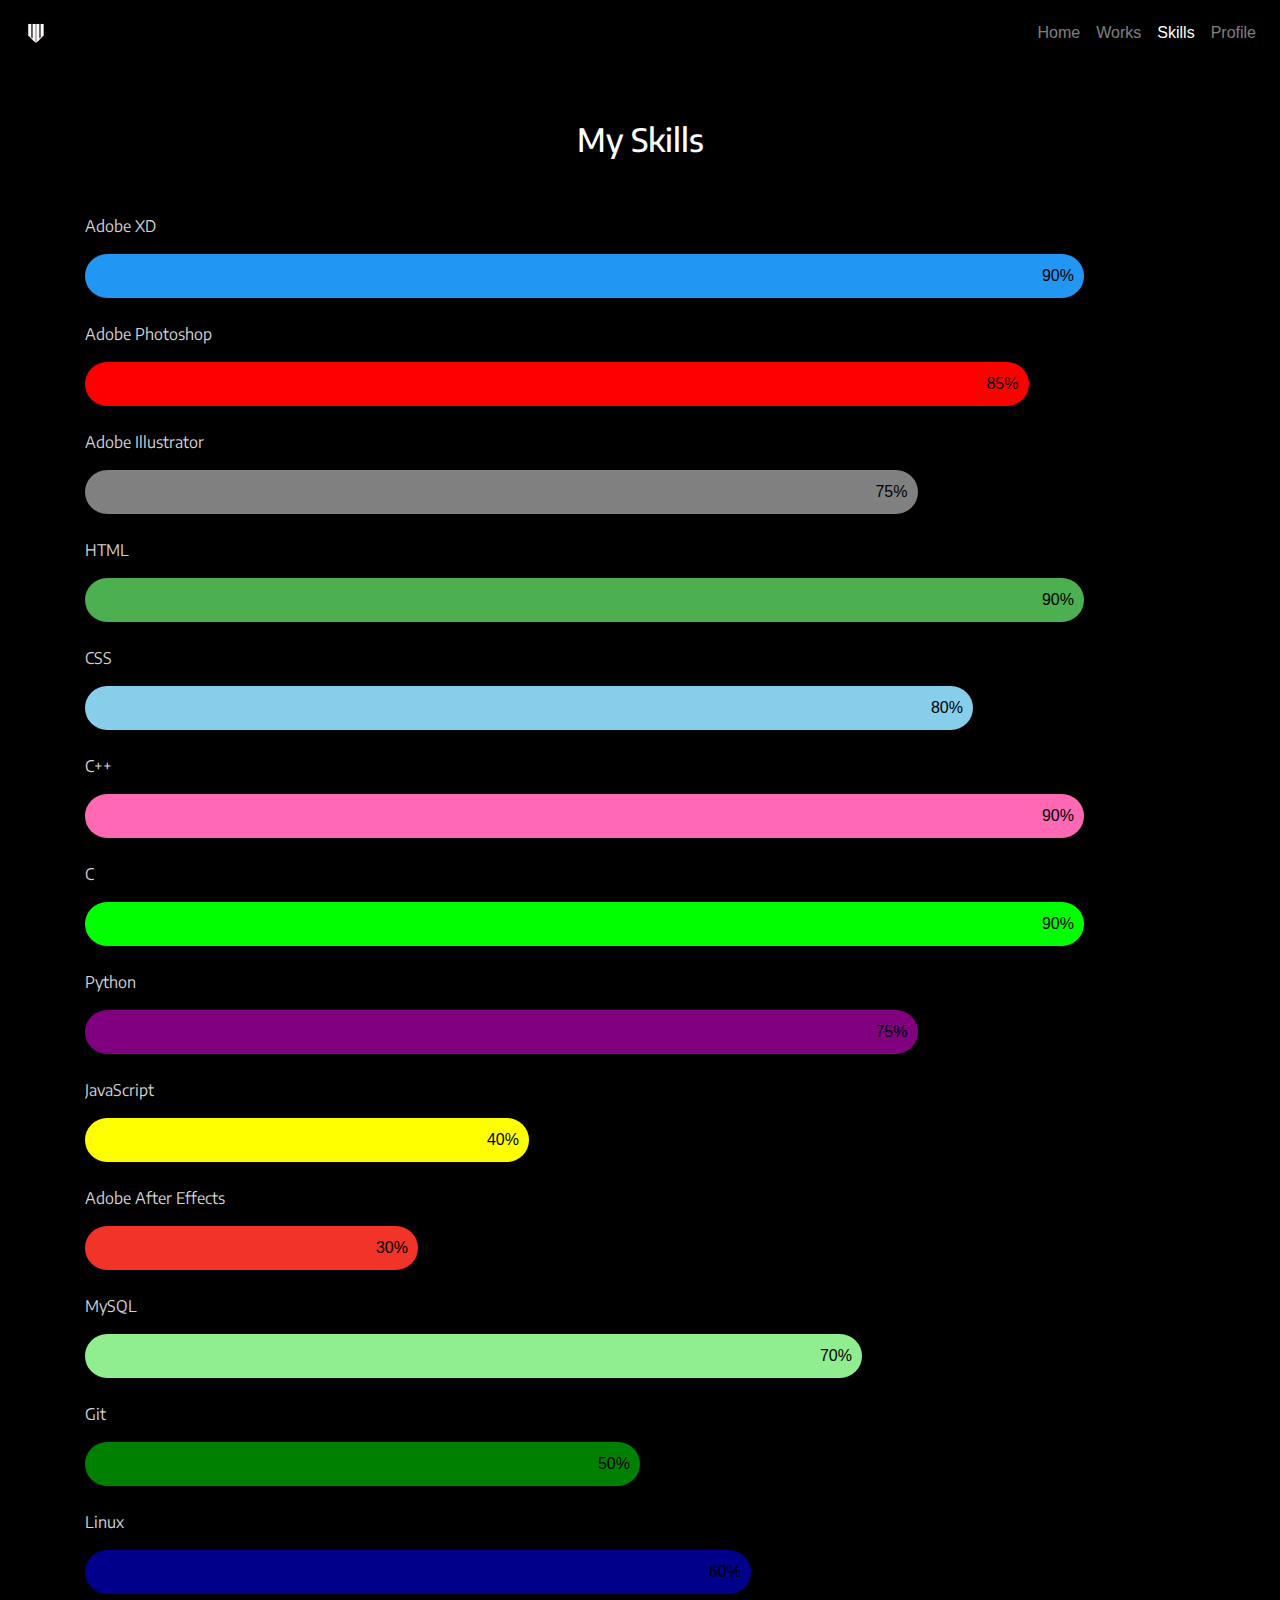
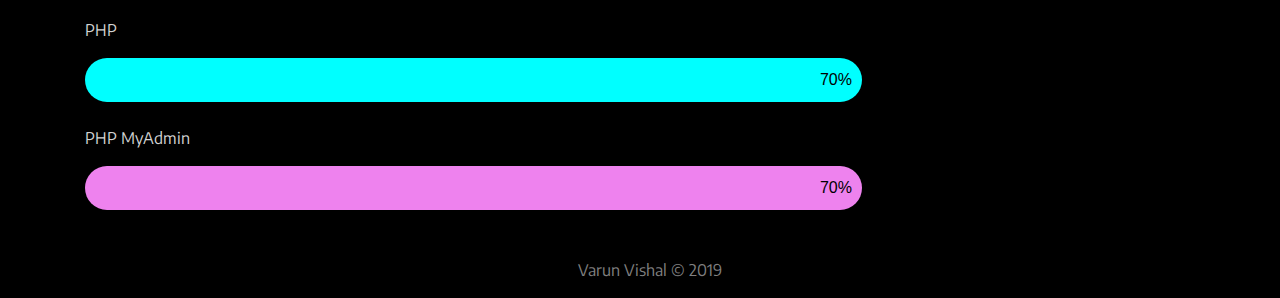
<file: skills.html>
<!DOCTYPE html>
<html>
<head>
	<title>Skills | Varun Vishal</title>
	<link rel="stylesheet" href="https://stackpath.bootstrapcdn.com/bootstrap/4.3.1/css/bootstrap.min.css" integrity="sha384-ggOyR0iXCbMQv3Xipma34MD+dH/1fQ784/j6cY/iJTQUOhcWr7x9JvoRxT2MZw1T" crossorigin="anonymous">
	<link href="https://fonts.googleapis.com/css?family=Encode+Sans&display=swap" rel="stylesheet">
	<link rel="stylesheet" type="text/css" href="css/main.css">
</head>
<body>

<nav class="navbar navbar-expand-lg navbar-dark bg-dark fixed-top">

  <button class="navbar-toggler" type="button" data-toggle="collapse" data-target="#navbarNavAltMarkup" aria-controls="navbarNavAltMarkup" aria-expanded="false" aria-label="Toggle navigation">
    <span class="navbar-toggler-icon"></span>
  </button>
  <div class="collapse navbar-collapse" id="navbarNavAltMarkup">
   	<a class="navbar-brand" href="#">
    <img src="img/vv.png" alt="Logo" style="width:40px;">
  </a>
    <div class="navbar-nav ml-auto">
      <a class="nav-item nav-link" href="index.html">Home</a>
      <a class="nav-item nav-link" href="works.html">Works</a>
      <a class="nav-item nav-link active" href="skills.html">Skills <span class="sr-only">(current)</span></a>
  	  <a class="nav-item nav-link" href="profile.html">Profile</a>
    </div>
  </div>
</nav>
<br><br><br>
<br><br>
<div class="container">
	<div class="myskills" align="center">
		<h3><font color="white">My Skills </font></h3><br><br>
	</div>
	<div class="skillslists">

	<p><font color="lightgrey">Adobe XD</font></p>
	<div class="container1">
	  <div class="skills xd">90%</div>
	</div>
	<br>
	<p><font color="lightgrey">Adobe Photoshop</font></p>
	<div class="container1">
	  <div class="skills photoshop">85%</div>
	</div>
	<br>
	<p><font color="lightgrey">Adobe Illustrator</font></p>
	<div class="container1">
	  <div class="skills illustrator">75%</div>
	</div>
	<br>


	<p><font color="lightgrey">HTML</font></p>
	<div class="container1">
	  <div class="skills html">90%</div>
	</div>
	<br>
	<p><font color="lightgrey">CSS</font></p>
	<div class="container1">
	  <div class="skills css">80%</div>
	</div>
	<br>

	<p><font color="lightgrey">C++</font></p>
	<div class="container1">
	  <div class="skills cplus">90%</div>
	</div>
	<br>
	<p><font color="lightgrey">C</font></p>
	<div class="container1">
	  <div class="skills c">90%</div>
	</div>

	<br>



	<p><font color="lightgrey">Python</font></p>
	<div class="container1">
	  <div class="skills python">75%</div>
	</div>
	<br>
	<p><font color="lightgrey">JavaScript</font></p>
	<div class="container1">
	  <div class="skills js">40%</div>
	</div>
	<br>
	<p><font color="lightgrey">Adobe After Effects</font></p>
	<div class="container1">
	  <div class="skills aftereffects">30%</div>
	</div>
	<br>

	<p><font color="lightgrey">MySQL</font></p>
	<div class="container1">
	  <div class="skills mysql">70%</div>
	</div>
	<br>
	<p><font color="lightgrey">Git</font></p>
	<div class="container1">
	  <div class="skills git">50%</div>
	</div>
	<br>
	<p><font color="lightgrey">Linux</font></p>
	<div class="container1">
	  <div class="skills linux">60%</div>
	</div>
	<br>
	<p><font color="lightgrey">PHP</font></p>
	<div class="container1">
	  <div class="skills php">70%  </div>
	</div>
	<br>
	<p><font color="lightgrey">PHP MyAdmin</font></p>
	<div class="container1">
	  <div class="skills phpmyadmin">70%  </div>
	</div>
		<br><br>
</div>



 <footer align="center">
    <p class="flow-text"><font color="grey">Varun Vishal &copy; 2019</font></p>
  </footer>

 <script src="https://code.jquery.com/jquery-3.3.1.slim.min.js" integrity="sha384-q8i/X+965DzO0rT7abK41JStQIAqVgRVzpbzo5smXKp4YfRvH+8abtTE1Pi6jizo" crossorigin="anonymous"></script>
 <script src="https://cdnjs.cloudflare.com/ajax/libs/popper.js/1.14.7/umd/popper.min.js" integrity="sha384-UO2eT0CpHqdSJQ6hJty5KVphtPhzWj9WO1clHTMGa3JDZwrnQq4sF86dIHNDz0W1" crossorigin="anonymous"></script>
 <script src="https://stackpath.bootstrapcdn.com/bootstrap/4.3.1/js/bootstrap.min.js" integrity="sha384-JjSmVgyd0p3pXB1rRibZUAYoIIy6OrQ6VrjIEaFf/nJGzIxFDsf4x0xIM+B07jRM" crossorigin="anonymous"></script>
</body>
</html>
</file>
<file: css/main.css>
body{
background-color: black;
}

.imgtag img{
    border-radius: 20%;
    align-self: right
    padding-left : 70px;
    justify-content: center;
    width: 335px;
  
}


.container h1  {
    color: white;
    font-size: 3rem;
   font-family: 'Encode Sans', sans-serif;
}



.container h2{
    position: relative;
    color: #f2f2f2;
    font-size: 3rem;
   font-family: 'Encode Sans', sans-serif;
    overflow: visible;
  

}

.container h3{
    position: relative;
color: grey;
font-size: 2rem;
font-family: "Encode Sans",sans-serif;



}

.container h4{
    position: relative;
color: grey;
font-size: 1.4rem;
font-family: "Encode Sans",sans-serif;



}


.container h5{
    position: relative;

color: lightgrey;
font-size: 1rem;
font-family: "Encode Sans",sans-serif;


}



.container h6{
    position: relative;

color: grey;
font-size: 0.8rem;
font-family: "Encode Sans",sans-serif;


}



.container p {
    color: lightgrey;
    font-size: 1rem;
   font-family: 'Encode Sans', sans-serif;
   
}

.navbar{
	background-color: black !important ;
	backface-visibility: 0.7;

}

.progress{
	background-color: black !important;
}

.hovermenu{
  position: relative;
}

.hover {
  position: relative;
  display: flex;
  align-items: center;
  justify-content: center;
  width: 350px;
  height: 80px;
  background-color: darkgrey;
  border-radius: 99px;
  box-shadow: 0 1px 3px rgba(0, 0, 0, 0.12), 0 1px 2px rgba(0, 0, 0, 0.24);
  transition: all 0.3s cubic-bezier(0.25, 0.8, 0.25, 1);
  overflow: hidden;
}
.hover:before, .hover:after {
  position: absolute;
  top: 0;
  display: flex;
  align-items: center;
  width: 50%;
  height: 100%;
  transition: 0.25s linear;
  z-index: 1;
}
.hover:before {
  content: '';
  left: 0;
  justify-content: flex-end;
  background-color:darkgrey;
}
.hover:after {
  content: '';
  right: 0;
  justify-content: flex-start;
  background-color: darkgrey;
}
.hover:hover {
  background-color: grey;
  box-shadow: 0 14px 28px rgba(0, 0, 0, 0.25), 0 10px 10px rgba(0, 0, 0, 0.22);
}
.hover:hover span {
  opacity: 0;
  z-index: -3;
}
.hover:hover:before {
  opacity: 0.5;
  transform: translateY(-100%);
}
.hover:hover:after {
  opacity: 0.5;
  transform: translateY(100%);
}
.hover span {
  position: absolute;
  top: 0;
  left: 0;
  display: flex;
  align-items: center;
  justify-content: center;
  width: 100%;
  height: 100%;
  color: black;
 font-family: 'Encode Sans', sans-serif;
  font-size: 20px;
  font-weight: 400;
  opacity: 1;
  transition: opacity 0.25s;
  z-index: 2;
}
.hover .social-link {
  position: relative;
  display: flex;
  align-items: center;
  justify-content: center;
  width: 25%;
  height: 100%;
  color: whitesmoke;
  font-size: 18px;
  text-decoration: none;
  transition: 0.25s;
}
.hover .social-link i {
  text-shadow: 1px 1px rgba(70, 98, 127, 0.7);
  transform: scale(1);
}
.hover .social-link:hover {
  background-color: rgba(245, 245, 245, 0.1);
}
.hover .social-link:hover i {
  animation: bounce 0.4s linear;

}

.hover2 {
  position: relative;
  display: flex;
  align-items: center;
  justify-content: center;
  width: 250px;
  height: 60px;
  background-color: darkgrey;
  border-radius: 99px;
  box-shadow: 0 1px 3px rgba(0, 0, 0, 0.12), 0 1px 2px rgba(0, 0, 0, 0.24);
  transition: all 0.3s cubic-bezier(0.25, 0.8, 0.25, 1);
  overflow: hidden;
}

.hover2:before, .hover2:after {
  position: absolute;
  top: 0;
  display: flex;
  align-items: center;
  width: 50%;
  height: 100%;
  transition: 0.25s linear;
  z-index: 1;
}
.hover2:before {
  content: '';
  left: 0;
  justify-content: flex-end;
  background-color:darkgrey;
}
.hover2:after {
  content: '';
  right: 0;
  justify-content: flex-start;
  background-color: darkgrey;
}
.hover2:hover {
  background-color: grey;
  box-shadow: 0 14px 28px rgba(0, 0, 0, 0.25), 0 10px 10px rgba(0, 0, 0, 0.22);
}
.hover2:hover span {
  opacity: 0;
  z-index: -3;
}
.hover2:hover:before {
  opacity: 0.5;
  transform: translateY(-100%);
}
.hover2:hover:after {
  opacity: 0.5;
  transform: translateY(100%);
}
.hover2 span {
  position: absolute;
  top: 0;
  left: 0;
  display: flex;
  align-items: center;
  justify-content: center;
  width: 100%;
  height: 100%;
  color: black;
 font-family: 'Encode Sans', sans-serif;
  font-size: 20px;
  font-weight: 400;
  opacity: 1;
  transition: opacity 0.25s;
  z-index: 2;
}
.hover2 .social-link {
  position: relative;
  display: flex;
  align-items: center;
  justify-content: center;
  width: 25%;
  height: 70%;
  color: whitesmoke;
  font-size: 20px;
  text-decoration: none;
  transition: 0.25s;
}
.hover2 .social-link i {
  text-shadow: 1px 1px rgba(70, 98, 127, 0.7);
  transform: scale(1);
}
.hover2 .social-link:hover {
 
}
.hover2 .social-link:hover i {
  animation: bounce 0.4s linear;

}

@keyframes bounce {
  40% {
    transform: scale(1.4);
  }
  60% {
    transform: scale(0.8);
  }
  80% {
    transform: scale(1.2);
  }
  100% {
    transform: scale(1);
  }
}


.skills {
  position: relative;
  text-align: right;
  padding: 10px;

  color: black; 
}

.html {width: 90%; background-color: #4CAF50;border-radius: 99px;} 
.css {width: 80%; background-color: skyblue;border-radius: 99px;} 
.js {width: 40%; background-color: yellow;border-radius: 99px;} 
.xd {width: 90%; background-color: #2196F3;border-radius: 99px;} 
.photoshop {width: 85%; background-color: red;border-radius: 99px;}
.illustrator {width: 75%; background-color: #808080;border-radius: 99px;}
.aftereffects {width: 30%; background-color:  #f13328;border-radius: 99px;}
.cplus {width: 90%; background-color: hotpink;border-radius: 99px;}
.c {width: 90%; background-color: lime;border-radius: 99px;}
.python {width: 75%; background-color: purple;border-radius: 99px;}
.mysql {width: 70%; background-color: lightgreen;border-radius: 99px;}
.git {width: 50%; background-color: green;border-radius: 99px;}
.linux {width: 60%; background-color: darkblue;border-radius: 99px;}
.phpmyadmin {width: 70%; background-color: violet;border-radius: 99px;}
.php {width: 70%; background-color: aqua;border-radius: 99px;}

.skillslist p{

    
color: lightgrey;
font-size: 1.2rem;
font-family: "Encode Sans",sans-serif;


}



.profile{
   
    padding-top:20px;

}

.inputs img{
    border-radius: 10%;
    align-self: center;
    justify-content: center;
    width: 200px;
}


h1  {
    color: white;
    font-size: 3rem;
   font-family: 'Encode Sans', sans-serif;}

h2{
    position: relative;
    color: #f2f2f2;
    font-size: 3rem;
   font-family: 'Encode Sans', sans-serif;
    overflow: visible;
  

}

.inputs h5{
color: white;
font-family: "Encode Sans",sans-serif;
font-weight: lighter;
opacity: 0.8;
font-size: 1rem;
}


h3{
    position: relative;
color: grey;
font-size: 2rem;
font-family: "Encode Sans",sans-serif;



}

h4{
    position: relative;
color: grey;
font-size: 1.4rem;
font-family: "Encode Sans",sans-serif;



}


h5{
    position: relative;

color: lightgrey;
font-size: 1rem;
font-family: "Encode Sans",sans-serif;


}


.skillslist p{

    
color: lightgrey;
font-size: 1.2rem;
font-family: "Encode Sans",sans-serif;


}




h6{
    position: relative;

color: grey;
font-size: 0.8rem;
font-family: "Encode Sans",sans-serif;


}



#more{
	display: none;
}

#more2{
	display: none;
}

.card{
	background-color: black;
}


footer p{
	font-size: 1rem;
	padding-left: 20px;
}



input[type=button], input[type=submit], input[type=reset]  {
  background-color: white;
  border: 2px white;
  color: black;
  padding: 12px 75px;
  text-align: center;
  text-decoration: none;
  display: inline-block;
  text-transform: uppercase;
  font-size: 10px;
 
  -webkit-border-radius: 35px 35px 35px 35px;
  border-radius: 35px 35px 35px 35px;
  margin: 5px 20px 40px 20px;
  -webkit-transition: all 0.3s ease-in-out;
  -moz-transition: all 0.3s ease-in-out;
  -ms-transition: all 0.3s ease-in-out;
  -o-transition: all 0.3s ease-in-out;
  transition: all 0.3s ease-in-out;
}

input[type=button]:hover, input[type=submit]:hover, input[type=reset]:hover  {
  background-color: grey;
  
}

input[type=button]:active, input[type=submit]:active, input[type=reset]:active  {
  -moz-transform: scale(0.95);
  -webkit-transform: scale(0.95);
  -o-transform: scale(0.95);
  -ms-transform: scale(0.95);
  transform: scale(0.95);
}

input[type=text] {
  background-color: #f6f6f6;
  border: none;
  color: #0d0d0d;
  padding: 15px 32px;
  text-align: center;
  text-decoration: none;
  display: inline-block;
  font-size: 15px;
  margin: 5px;
  width: 75%;
  height: 6vh;
  font-family: 'Encode Sans',sans-serif;

  -webkit-transition: all 0.4s ease-in-out;
  -moz-transition: all 0.4s ease-in-out;
  -ms-transition: all 0.4s ease-in-out;
  -o-transition: all 0.4s ease-in-out;
  transition: all 0.4s ease-in-out;
  -webkit-border-radius: 35px 35px 35px 35px;
  border-radius: 35px 35px 35px 35px;
}

input[type=text]:focus {
  background-color: #fff;

}

input[type=text]:placeholder {
  color: #cccccc;
}
</file>
